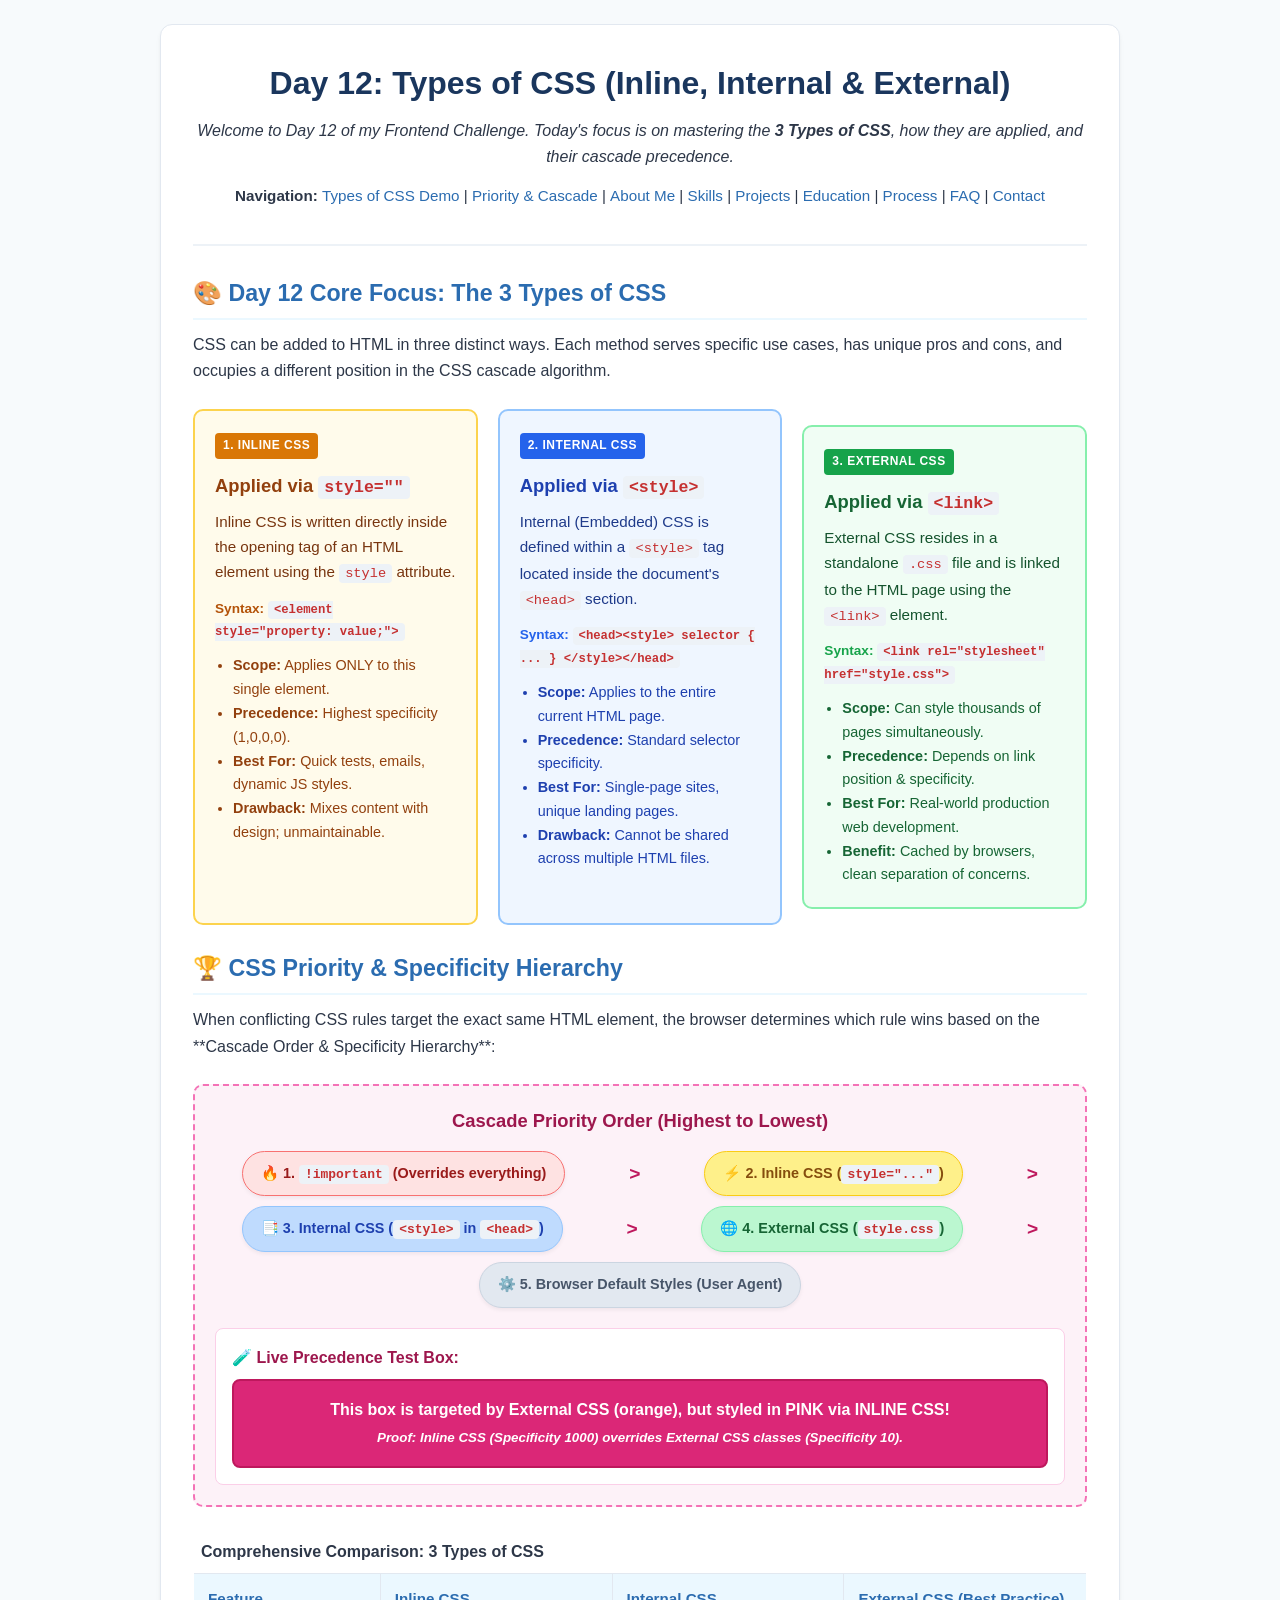
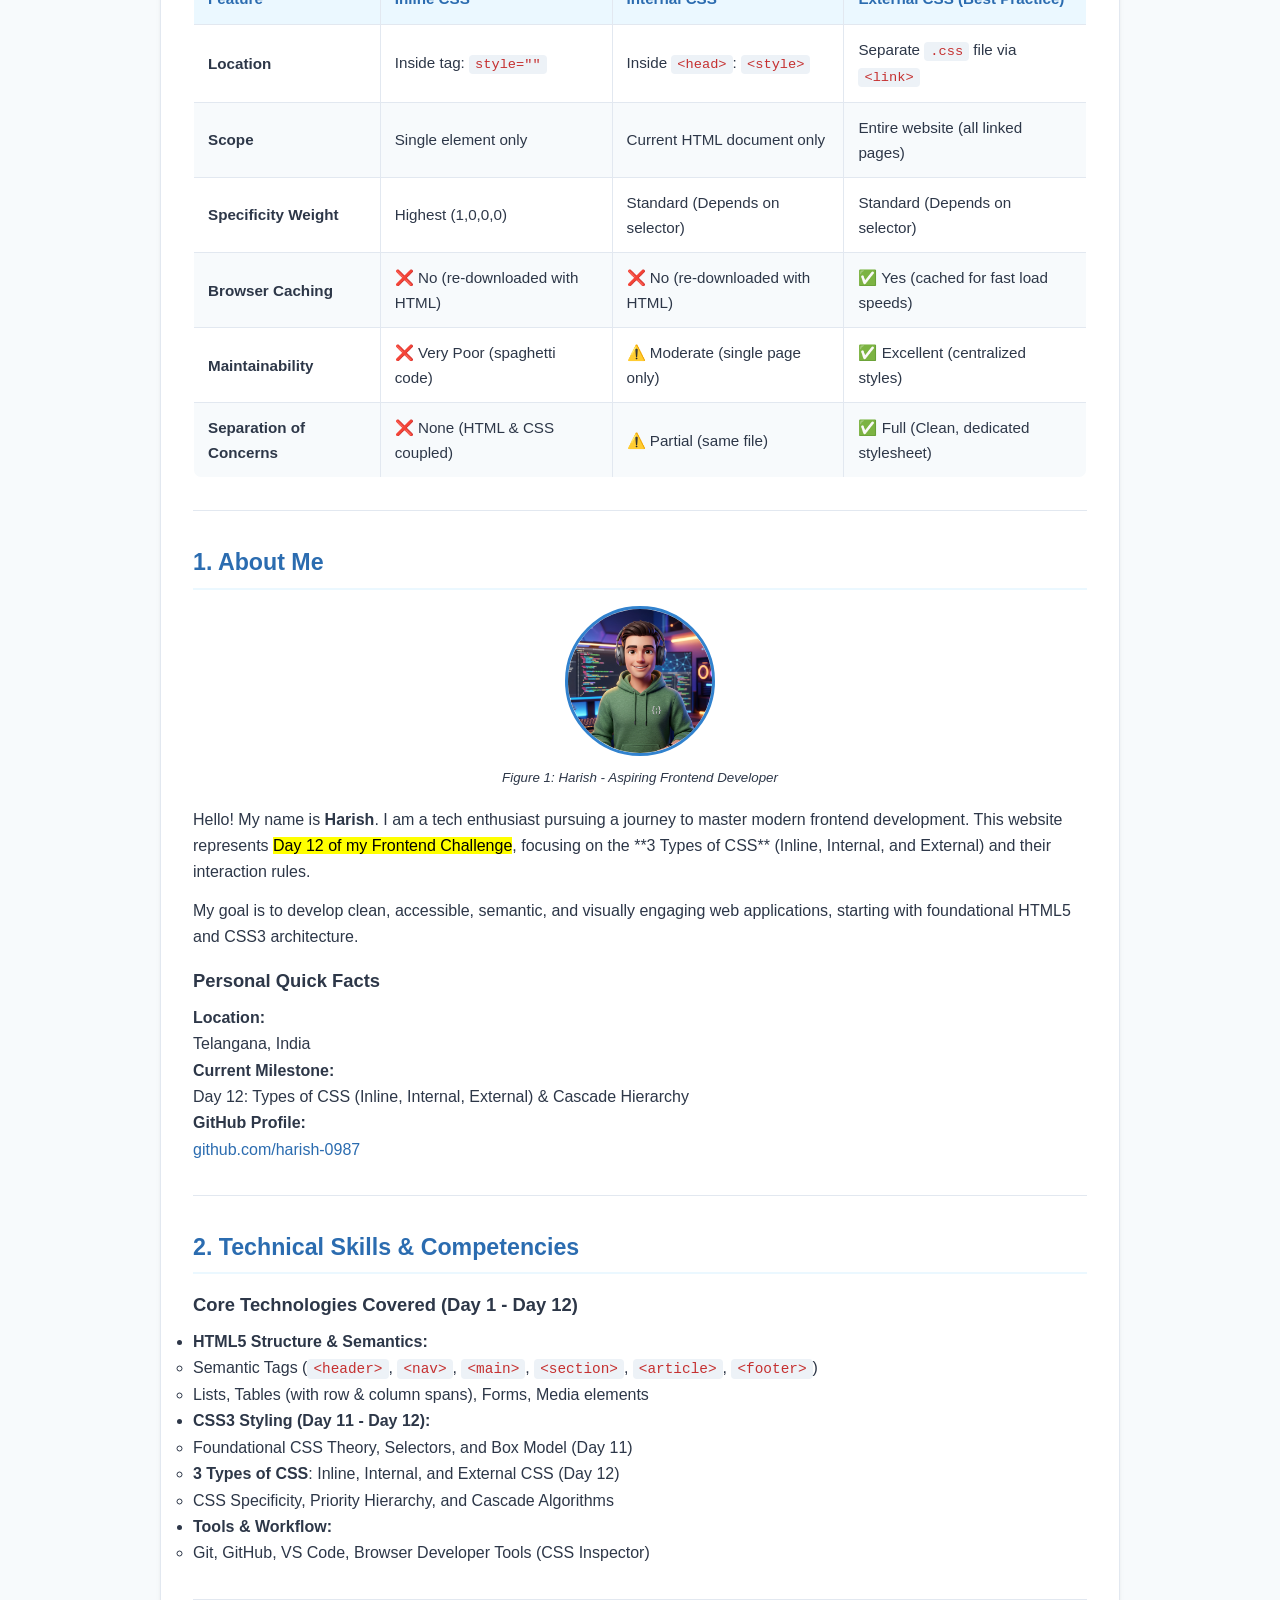
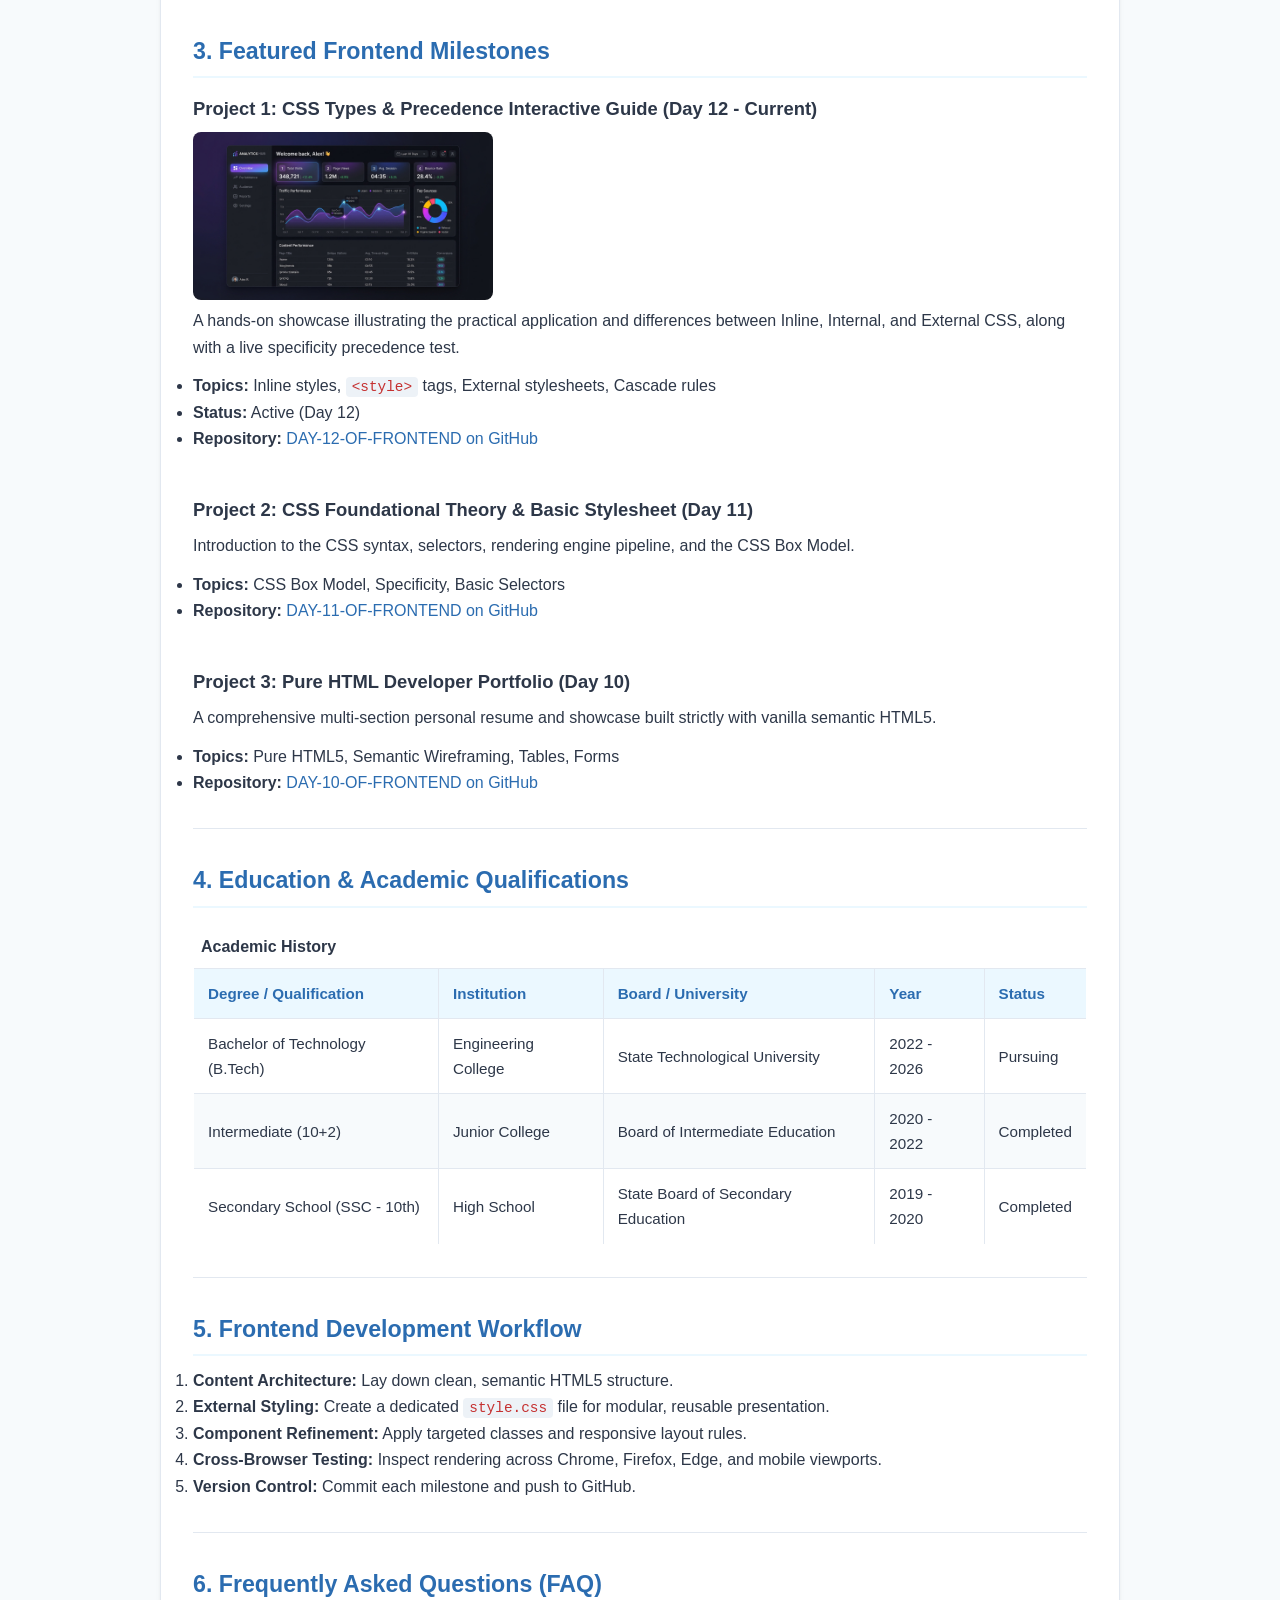
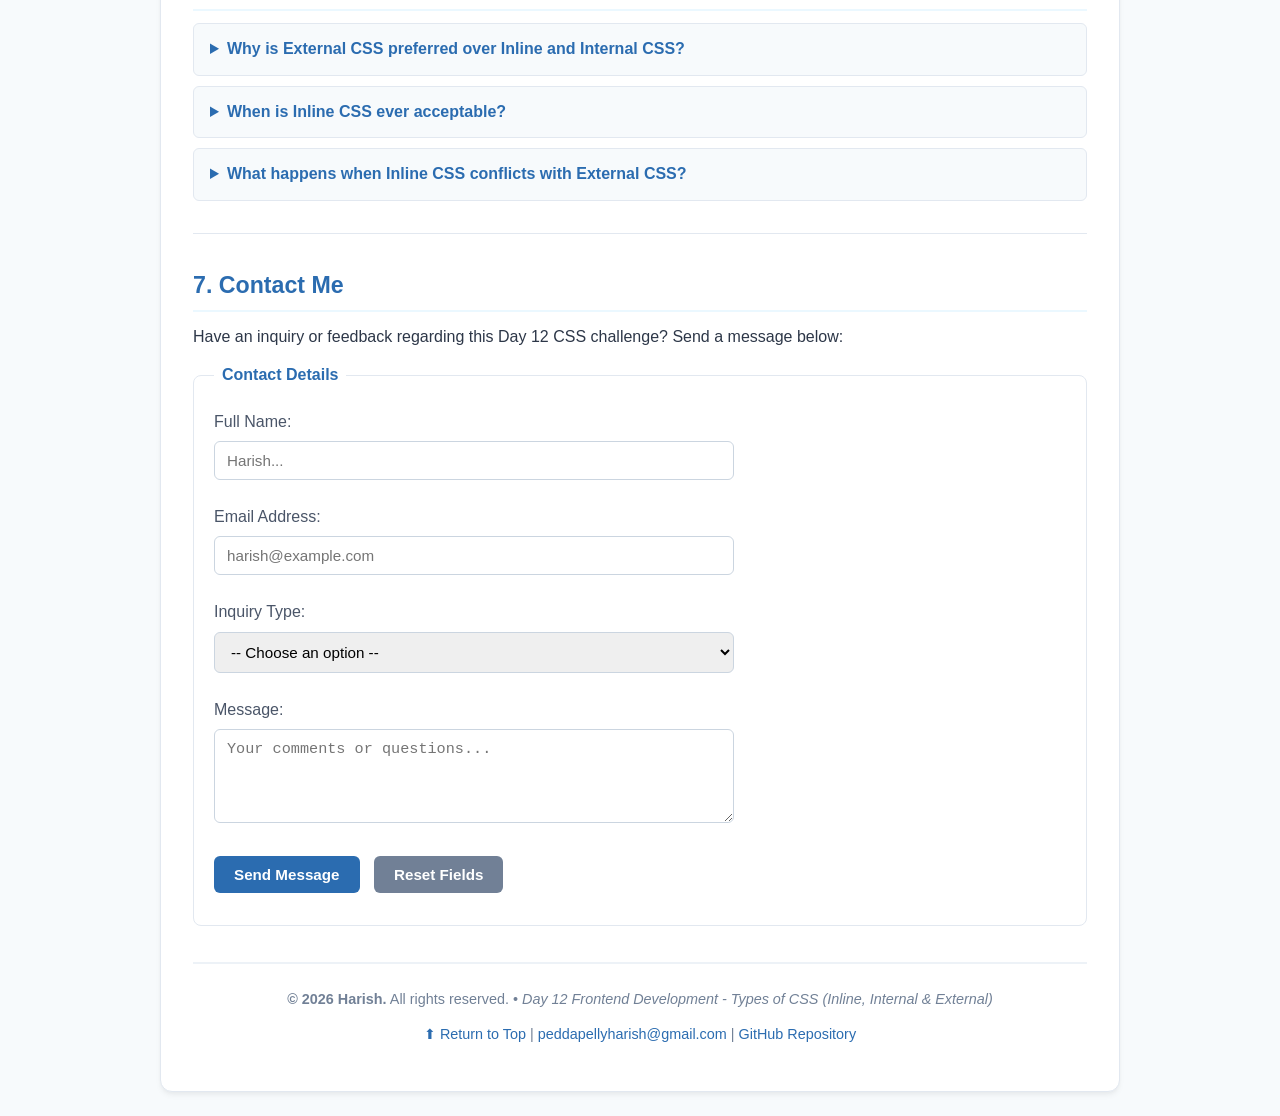
<file: index.html>
<!DOCTYPE html>
<html lang="en">
<head>
    <meta charset="UTF-8">
    <meta name="viewport" content="width=device-width, initial-scale=1.0">
    <meta name="description" content="Day 12 Frontend: Mastering the 3 Types of CSS - Inline CSS, Internal CSS, and External CSS with live demonstrations and cascade hierarchy rules.">
    <title>Harish | Day 12 Frontend - Types of CSS (Inline, Internal & External)</title>

    <!-- 1. EXTERNAL CSS: Loaded from external style.css file -->
    <link rel="stylesheet" href="style.css">

    <!-- 2. INTERNAL CSS: Defined directly within the <style> element in <head> -->
    <style>
        /* Internal CSS Styles for Day 12 Showcase Components */
        .css-types-container {
            display: grid;
            grid-template-columns: repeat(auto-fit, minmax(280px, 1fr));
            gap: 20px;
            margin: 24px 0;
        }

        .type-card {
            border-radius: 10px;
            padding: 20px;
            position: relative;
        }

        /* Specific internal styling for the Internal CSS demonstration card */
        .internal-card {
            background-color: #eff6ff;
            border: 2px solid #93c5fd;
            transition: transform 0.2s ease, box-shadow 0.2s ease;
        }

        .internal-card:hover {
            transform: translateY(-2px);
            box-shadow: 0 4px 12px rgba(59, 130, 246, 0.15);
        }

        .internal-badge {
            display: inline-block;
            background-color: #2563eb;
            color: #ffffff;
            font-size: 0.75rem;
            font-weight: 700;
            text-transform: uppercase;
            letter-spacing: 0.5px;
            padding: 3px 8px;
            border-radius: 4px;
            margin-bottom: 8px;
        }

        /* Specificity and Precedence Comparison Banner */
        .precedence-wrapper {
            background-color: #fdf2f8;
            border: 2px dashed #f472b6;
            border-radius: 10px;
            padding: 20px;
            margin: 24px 0;
        }

        .precedence-steps {
            display: flex;
            flex-wrap: wrap;
            align-items: center;
            justify-content: space-around;
            gap: 10px;
            margin-top: 14px;
            text-align: center;
        }

        .step-pill {
            padding: 10px 18px;
            border-radius: 30px;
            font-weight: 600;
            font-size: 0.9rem;
            box-shadow: 0 2px 4px rgba(0,0,0,0.06);
        }

        .pill-inline {
            background-color: #fef08a;
            color: #854d0e;
            border: 1px solid #facc15;
        }

        .pill-internal {
            background-color: #bfdbfe;
            color: #1e40af;
            border: 1px solid #93c5fd;
        }

        .pill-external {
            background-color: #bbf7d0;
            color: #166534;
            border: 1px solid #86efac;
        }

        .pill-browser {
            background-color: #e2e8f0;
            color: #475569;
            border: 1px solid #cbd5e1;
        }

        /* Conflict test element: Internal rule targeting .cascade-demo-box */
        /* Note: style.css defines orange background; this internal rule overrides it if placed after,
           or inline style="background-color: ..." overrides both! */
        .internal-override-rule {
            background-color: #dbeafe !important;
            color: #1e3a8a !important;
            border: 2px solid #3b82f6 !important;
        }
    </style>
</head>
<body>

    <div class="container">

        <!-- Header Section -->
        <header id="top">
            <h1>Day 12: Types of CSS (Inline, Internal &amp; External)</h1>
            <p>
                <em>Welcome to Day 12 of my Frontend Challenge. Today's focus is on mastering the 
                <strong>3 Types of CSS</strong>, how they are applied, and their cascade precedence.</em>
            </p>
            
            <!-- Navigation Menu -->
            <nav>
                <p>
                    <strong>Navigation:</strong>
                    <a href="#types-demo">Types of CSS Demo</a> | 
                    <a href="#precedence">Priority &amp; Cascade</a> | 
                    <a href="#about">About Me</a> | 
                    <a href="#skills">Skills</a> | 
                    <a href="#projects">Projects</a> | 
                    <a href="#education">Education</a> | 
                    <a href="#process">Process</a> | 
                    <a href="#faq">FAQ</a> | 
                    <a href="#contact">Contact</a>
                </p>
            </nav>
        </header>

        <!-- Main Content Area -->
        <main>

            <!-- ===============================================================
                 DAY 12 SHOWCASE: 3 TYPES OF CSS DEMONSTRATION
                 =============================================================== -->
            <section id="types-demo">
                <h2>🎨 Day 12 Core Focus: The 3 Types of CSS</h2>
                <p>
                    CSS can be added to HTML in three distinct ways. Each method serves specific use cases, 
                    has unique pros and cons, and occupies a different position in the CSS cascade algorithm.
                </p>

                <!-- Grid displaying all 3 Types of CSS side-by-side -->
                <div class="css-types-container">

                    <!-- TYPE 1: INLINE CSS -->
                    <!-- Notice: All styling for this card is declared directly inside style="..." -->
                    <div class="type-card" style="background-color: #fffbeb; border: 2px solid #fcd34d; transition: transform 0.2s ease, box-shadow 0.2s ease;">
                        <span style="display: inline-block; background-color: #d97706; color: #ffffff; font-size: 0.75rem; font-weight: 700; text-transform: uppercase; letter-spacing: 0.5px; padding: 3px 8px; border-radius: 4px; margin-bottom: 8px;">
                            1. Inline CSS
                        </span>
                        <h3 style="color: #92400e; margin-top: 4px;">Applied via <code>style=""</code></h3>
                        <p style="color: #78350f; font-size: 0.95rem;">
                            Inline CSS is written directly inside the opening tag of an HTML element using the <code>style</code> attribute.
                        </p>
                        <p style="font-size: 0.85rem; color: #b45309; font-weight: 600;">
                            <strong>Syntax:</strong> <code>&lt;element style="property: value;"&gt;</code>
                        </p>
                        <ul style="padding-left: 18px; font-size: 0.9rem; color: #92400e;">
                            <li><strong>Scope:</strong> Applies ONLY to this single element.</li>
                            <li><strong>Precedence:</strong> Highest specificity (1,0,0,0).</li>
                            <li><strong>Best For:</strong> Quick tests, emails, dynamic JS styles.</li>
                            <li><strong>Drawback:</strong> Mixes content with design; unmaintainable.</li>
                        </ul>
                    </div>

                    <!-- TYPE 2: INTERNAL CSS -->
                    <!-- Notice: Styled by classes (.internal-card, .internal-badge) inside <style> in <head> -->
                    <div class="type-card internal-card">
                        <span class="internal-badge">2. Internal CSS</span>
                        <h3 style="color: #1e40af; margin-top: 4px;">Applied via <code>&lt;style&gt;</code></h3>
                        <p style="color: #1e3a8a; font-size: 0.95rem;">
                            Internal (Embedded) CSS is defined within a <code>&lt;style&gt;</code> tag located inside the document's <code>&lt;head&gt;</code> section.
                        </p>
                        <p style="font-size: 0.85rem; color: #2563eb; font-weight: 600;">
                            <strong>Syntax:</strong> <code>&lt;head&gt;&lt;style&gt; selector { ... } &lt;/style&gt;&lt;/head&gt;</code>
                        </p>
                        <ul style="padding-left: 18px; font-size: 0.9rem; color: #1e40af;">
                            <li><strong>Scope:</strong> Applies to the entire current HTML page.</li>
                            <li><strong>Precedence:</strong> Standard selector specificity.</li>
                            <li><strong>Best For:</strong> Single-page sites, unique landing pages.</li>
                            <li><strong>Drawback:</strong> Cannot be shared across multiple HTML files.</li>
                        </ul>
                    </div>

                    <!-- TYPE 3: EXTERNAL CSS -->
                    <!-- Notice: Styled completely by .external-card and .external-badge inside style.css -->
                    <div class="type-card external-card">
                        <span class="external-badge">3. External CSS</span>
                        <h3 style="color: #166534; margin-top: 4px;">Applied via <code>&lt;link&gt;</code></h3>
                        <p style="color: #14532d; font-size: 0.95rem;">
                            External CSS resides in a standalone <code>.css</code> file and is linked to the HTML page using the <code>&lt;link&gt;</code> element.
                        </p>
                        <p style="font-size: 0.85rem; color: #16a34a; font-weight: 600;">
                            <strong>Syntax:</strong> <code>&lt;link rel="stylesheet" href="style.css"&gt;</code>
                        </p>
                        <ul style="padding-left: 18px; font-size: 0.9rem; color: #166534;">
                            <li><strong>Scope:</strong> Can style thousands of pages simultaneously.</li>
                            <li><strong>Precedence:</strong> Depends on link position &amp; specificity.</li>
                            <li><strong>Best For:</strong> Real-world production web development.</li>
                            <li><strong>Benefit:</strong> Cached by browsers, clean separation of concerns.</li>
                        </ul>
                    </div>

                </div>
            </section>

            <!-- ===============================================================
                 PRECEDENCE & SPECIFICITY DEMONSTRATION
                 =============================================================== -->
            <section id="precedence">
                <h2>🏆 CSS Priority &amp; Specificity Hierarchy</h2>
                <p>
                    When conflicting CSS rules target the exact same HTML element, the browser determines which 
                    rule wins based on the **Cascade Order &amp; Specificity Hierarchy**:
                </p>

                <div class="precedence-wrapper">
                    <h3 style="color: #9d174d; text-align: center; margin-top: 0;">Cascade Priority Order (Highest to Lowest)</h3>
                    
                    <div class="precedence-steps">
                        <div class="step-pill" style="background-color: #fee2e2; color: #991b1b; border: 1px solid #f87171;">
                            🔥 1. <code>!important</code> (Overrides everything)
                        </div>
                        <span style="font-size: 1.2rem; font-weight: bold; color: #be185d;">&gt;</span>
                        <div class="step-pill pill-inline">
                            ⚡ 2. Inline CSS (<code>style="..."</code>)
                        </div>
                        <span style="font-size: 1.2rem; font-weight: bold; color: #be185d;">&gt;</span>
                        <div class="step-pill pill-internal">
                            📑 3. Internal CSS (<code>&lt;style&gt;</code> in <code>&lt;head&gt;</code>)
                        </div>
                        <span style="font-size: 1.2rem; font-weight: bold; color: #be185d;">&gt;</span>
                        <div class="step-pill pill-external">
                            🌐 4. External CSS (<code>style.css</code>)
                        </div>
                        <span style="font-size: 1.2rem; font-weight: bold; color: #be185d;">&gt;</span>
                        <div class="step-pill pill-browser">
                            ⚙️ 5. Browser Default Styles (User Agent)
                        </div>
                    </div>

                    <div style="margin-top: 20px; background-color: #ffffff; padding: 16px; border-radius: 8px; border: 1px solid #fbcfe8;">
                        <h4 style="color: #9d174d; margin-bottom: 8px;">🧪 Live Precedence Test Box:</h4>
                        <!-- This box is targeted by external CSS (.cascade-demo-box: orange),
                             overridden by inline CSS style="background-color: #ec4899; color: white;" -->
                        <div class="cascade-demo-box" style="background-color: #db2777; color: #ffffff; border: 2px solid #be185d;">
                            This box is targeted by External CSS (orange), but styled in <strong>PINK</strong> via INLINE CSS!
                            <br>
                            <small><em>Proof: Inline CSS (Specificity 1000) overrides External CSS classes (Specificity 10).</em></small>
                        </div>
                    </div>
                </div>

                <!-- Comparison Table -->
                <table border="1" cellpadding="8" cellspacing="0">
                    <caption><strong>Comprehensive Comparison: 3 Types of CSS</strong></caption>
                    <thead>
                        <tr>
                            <th>Feature</th>
                            <th>Inline CSS</th>
                            <th>Internal CSS</th>
                            <th>External CSS (Best Practice)</th>
                        </tr>
                    </thead>
                    <tbody>
                        <tr>
                            <td><strong>Location</strong></td>
                            <td>Inside tag: <code>style=""</code></td>
                            <td>Inside <code>&lt;head&gt;</code>: <code>&lt;style&gt;</code></td>
                            <td>Separate <code>.css</code> file via <code>&lt;link&gt;</code></td>
                        </tr>
                        <tr>
                            <td><strong>Scope</strong></td>
                            <td>Single element only</td>
                            <td>Current HTML document only</td>
                            <td>Entire website (all linked pages)</td>
                        </tr>
                        <tr>
                            <td><strong>Specificity Weight</strong></td>
                            <td>Highest (1,0,0,0)</td>
                            <td>Standard (Depends on selector)</td>
                            <td>Standard (Depends on selector)</td>
                        </tr>
                        <tr>
                            <td><strong>Browser Caching</strong></td>
                            <td>❌ No (re-downloaded with HTML)</td>
                            <td>❌ No (re-downloaded with HTML)</td>
                            <td>✅ Yes (cached for fast load speeds)</td>
                        </tr>
                        <tr>
                            <td><strong>Maintainability</strong></td>
                            <td>❌ Very Poor (spaghetti code)</td>
                            <td>⚠️ Moderate (single page only)</td>
                            <td>✅ Excellent (centralized styles)</td>
                        </tr>
                        <tr>
                            <td><strong>Separation of Concerns</strong></td>
                            <td>❌ None (HTML &amp; CSS coupled)</td>
                            <td>⚠️ Partial (same file)</td>
                            <td>✅ Full (Clean, dedicated stylesheet)</td>
                        </tr>
                    </tbody>
                </table>
            </section>

            <hr style="margin: 32px 0; border: none; border-top: 1px solid #e2e8f0;">

            <!-- ===============================================================
                 PORTFOLIO CONTENT: ABOUT ME
                 =============================================================== -->
            <section id="about">
                <h2>1. About Me</h2>
                <figure style="text-align: center; margin: 16px 0;">
                    <img src="avatar.jpg" alt="Profile Picture of Harish" width="150" height="150" class="avatar-img">
                    <figcaption><small><em>Figure 1: Harish - Aspiring Frontend Developer</em></small></figcaption>
                </figure>

                <p>
                    Hello! My name is <strong>Harish</strong>. I am a tech enthusiast pursuing a journey to master 
                    modern frontend development. This website represents <mark>Day 12 of my Frontend Challenge</mark>, 
                    focusing on the **3 Types of CSS** (Inline, Internal, and External) and their interaction rules.
                </p>

                <p>
                    My goal is to develop clean, accessible, semantic, and visually engaging web applications, 
                    starting with foundational HTML5 and CSS3 architecture.
                </p>

                <h3>Personal Quick Facts</h3>
                <dl>
                    <dt><strong>Location:</strong></dt>
                    <dd>Telangana, India</dd>

                    <dt><strong>Current Milestone:</strong></dt>
                    <dd>Day 12: Types of CSS (Inline, Internal, External) &amp; Cascade Hierarchy</dd>

                    <dt><strong>GitHub Profile:</strong></dt>
                    <dd><a href="https://github.com/harish-0987" target="_blank">github.com/harish-0987</a></dd>
                </dl>
            </section>

            <hr style="margin: 32px 0; border: none; border-top: 1px solid #e2e8f0;">

            <!-- ===============================================================
                 SKILLS & COMPETENCIES
                 =============================================================== -->
            <section id="skills">
                <h2>2. Technical Skills &amp; Competencies</h2>

                <h3>Core Technologies Covered (Day 1 - Day 12)</h3>
                <ul>
                    <li>
                        <strong>HTML5 Structure &amp; Semantics:</strong>
                        <ul>
                            <li>Semantic Tags (<code>&lt;header&gt;</code>, <code>&lt;nav&gt;</code>, <code>&lt;main&gt;</code>, <code>&lt;section&gt;</code>, <code>&lt;article&gt;</code>, <code>&lt;footer&gt;</code>)</li>
                            <li>Lists, Tables (with row &amp; column spans), Forms, Media elements</li>
                        </ul>
                    </li>
                    <li>
                        <strong>CSS3 Styling (Day 11 - Day 12):</strong>
                        <ul>
                            <li>Foundational CSS Theory, Selectors, and Box Model (Day 11)</li>
                            <li><strong>3 Types of CSS</strong>: Inline, Internal, and External CSS (Day 12)</li>
                            <li>CSS Specificity, Priority Hierarchy, and Cascade Algorithms</li>
                        </ul>
                    </li>
                    <li>
                        <strong>Tools &amp; Workflow:</strong>
                        <ul>
                            <li>Git, GitHub, VS Code, Browser Developer Tools (CSS Inspector)</li>
                        </ul>
                    </li>
                </ul>
            </section>

            <hr style="margin: 32px 0; border: none; border-top: 1px solid #e2e8f0;">

            <!-- ===============================================================
                 FEATURED PROJECTS
                 =============================================================== -->
            <section id="projects">
                <h2>3. Featured Frontend Milestones</h2>

                <!-- Milestone 1 -->
                <article>
                    <h3>Project 1: CSS Types &amp; Precedence Interactive Guide (Day 12 - Current)</h3>
                    <img src="project-preview.jpg" alt="Preview of Day 12 Project" width="300">
                    <p>
                        A hands-on showcase illustrating the practical application and differences between Inline, 
                        Internal, and External CSS, along with a live specificity precedence test.
                    </p>
                    <ul>
                        <li><strong>Topics:</strong> Inline styles, <code>&lt;style&gt;</code> tags, External stylesheets, Cascade rules</li>
                        <li><strong>Status:</strong> Active (Day 12)</li>
                        <li><strong>Repository:</strong> <a href="https://github.com/harish-0987/DAY-12-OF-FRONTEND" target="_blank">DAY-12-OF-FRONTEND on GitHub</a></li>
                    </ul>
                </article>

                <br>

                <!-- Milestone 2 -->
                <article>
                    <h3>Project 2: CSS Foundational Theory &amp; Basic Stylesheet (Day 11)</h3>
                    <p>Introduction to the CSS syntax, selectors, rendering engine pipeline, and the CSS Box Model.</p>
                    <ul>
                        <li><strong>Topics:</strong> CSS Box Model, Specificity, Basic Selectors</li>
                        <li><strong>Repository:</strong> <a href="https://github.com/harish-0987/DAY-11-OF-FRONTEND" target="_blank">DAY-11-OF-FRONTEND on GitHub</a></li>
                    </ul>
                </article>

                <br>

                <!-- Milestone 3 -->
                <article>
                    <h3>Project 3: Pure HTML Developer Portfolio (Day 10)</h3>
                    <p>A comprehensive multi-section personal resume and showcase built strictly with vanilla semantic HTML5.</p>
                    <ul>
                        <li><strong>Topics:</strong> Pure HTML5, Semantic Wireframing, Tables, Forms</li>
                        <li><strong>Repository:</strong> <a href="https://github.com/harish-0987/DAY-10-OF-FRONTEND" target="_blank">DAY-10-OF-FRONTEND on GitHub</a></li>
                    </ul>
                </article>
            </section>

            <hr style="margin: 32px 0; border: none; border-top: 1px solid #e2e8f0;">

            <!-- ===============================================================
                 EDUCATION SECTION
                 =============================================================== -->
            <section id="education">
                <h2>4. Education &amp; Academic Qualifications</h2>
                <table border="1" cellpadding="8" cellspacing="0">
                    <caption><strong>Academic History</strong></caption>
                    <thead>
                        <tr>
                            <th>Degree / Qualification</th>
                            <th>Institution</th>
                            <th>Board / University</th>
                            <th>Year</th>
                            <th>Status</th>
                        </tr>
                    </thead>
                    <tbody>
                        <tr>
                            <td>Bachelor of Technology (B.Tech)</td>
                            <td>Engineering College</td>
                            <td>State Technological University</td>
                            <td>2022 - 2026</td>
                            <td>Pursuing</td>
                        </tr>
                        <tr>
                            <td>Intermediate (10+2)</td>
                            <td>Junior College</td>
                            <td>Board of Intermediate Education</td>
                            <td>2020 - 2022</td>
                            <td>Completed</td>
                        </tr>
                        <tr>
                            <td>Secondary School (SSC - 10th)</td>
                            <td>High School</td>
                            <td>State Board of Secondary Education</td>
                            <td>2019 - 2020</td>
                            <td>Completed</td>
                        </tr>
                    </tbody>
                </table>
            </section>

            <hr style="margin: 32px 0; border: none; border-top: 1px solid #e2e8f0;">

            <!-- ===============================================================
                 DEVELOPMENT PROCESS
                 =============================================================== -->
            <section id="process">
                <h2>5. Frontend Development Workflow</h2>
                <ol type="1">
                    <li><strong>Content Architecture:</strong> Lay down clean, semantic HTML5 structure.</li>
                    <li><strong>External Styling:</strong> Create a dedicated <code>style.css</code> file for modular, reusable presentation.</li>
                    <li><strong>Component Refinement:</strong> Apply targeted classes and responsive layout rules.</li>
                    <li><strong>Cross-Browser Testing:</strong> Inspect rendering across Chrome, Firefox, Edge, and mobile viewports.</li>
                    <li><strong>Version Control:</strong> Commit each milestone and push to GitHub.</li>
                </ol>
            </section>

            <hr style="margin: 32px 0; border: none; border-top: 1px solid #e2e8f0;">

            <!-- ===============================================================
                 FAQ SECTION
                 =============================================================== -->
            <section id="faq">
                <h2>6. Frequently Asked Questions (FAQ)</h2>

                <details>
                    <summary><strong>Why is External CSS preferred over Inline and Internal CSS?</strong></summary>
                    <p>
                        External CSS keeps presentation completely decoupled from HTML structure. It allows 
                        one stylesheet to manage the look and feel of thousands of pages, improves loading times 
                        through browser caching, and keeps code clean and maintainable.
                    </p>
                </details>

                <details>
                    <summary><strong>When is Inline CSS ever acceptable?</strong></summary>
                    <p>
                        Inline CSS is typically used for quick debugging, testing dynamic styles applied via JavaScript, 
                        or formatting HTML email templates where external stylesheets are frequently blocked by email clients.
                    </p>
                </details>

                <details>
                    <summary><strong>What happens when Inline CSS conflicts with External CSS?</strong></summary>
                    <p>
                        By default, Inline CSS wins because it has a specificity score of <code>1,0,0,0</code>, which is 
                        higher than external element or class selectors. The only way external CSS can override inline 
                        styles is by utilizing the <code>!important</code> flag.
                    </p>
                </details>
            </section>

            <hr style="margin: 32px 0; border: none; border-top: 1px solid #e2e8f0;">

            <!-- ===============================================================
                 CONTACT FORM
                 =============================================================== -->
            <section id="contact">
                <h2>7. Contact Me</h2>
                <p>Have an inquiry or feedback regarding this Day 12 CSS challenge? Send a message below:</p>

                <form action="#" method="post">
                    <fieldset>
                        <legend><strong>Contact Details</strong></legend>
                        <p>
                            <label for="fullname">Full Name:</label><br>
                            <input type="text" id="fullname" name="fullname" placeholder="Harish..." required>
                        </p>
                        <p>
                            <label for="email">Email Address:</label><br>
                            <input type="email" id="email" name="email" placeholder="harish@example.com" required>
                        </p>
                        <p>
                            <label for="topic">Inquiry Type:</label><br>
                            <select id="topic" name="topic" required>
                                <option value="">-- Choose an option --</option>
                                <option value="css-questions">CSS Types &amp; Precedence Inquiry</option>
                                <option value="collaboration">Project Collaboration</option>
                                <option value="general">General Feedback</option>
                            </select>
                        </p>
                        <p>
                            <label for="message">Message:</label><br>
                            <textarea id="message" name="message" rows="4" placeholder="Your comments or questions..." required></textarea>
                        </p>
                        <p>
                            <input type="submit" value="Send Message">
                            <input type="reset" value="Reset Fields">
                        </p>
                    </fieldset>
                </form>
            </section>

        </main>

        <!-- Footer Section -->
        <footer>
            <p>
                <strong>&copy; 2026 Harish.</strong> All rights reserved. &bull; 
                <em>Day 12 Frontend Development - Types of CSS (Inline, Internal &amp; External)</em>
            </p>
            <p>
                <a href="#top">⬆ Return to Top</a> | 
                <a href="mailto:peddapellyharish@gmail.com">peddapellyharish@gmail.com</a> | 
                <a href="https://github.com/harish-0987/DAY-12-OF-FRONTEND" target="_blank">GitHub Repository</a>
            </p>
        </footer>

    </div>

</body>
</html>
</file>
<file: style.css>
/* ==========================================================================
   DAY 12 OF FRONTEND: TYPES OF CSS (EXTERNAL STYLESHEET)
   File: style.css
   Author: Harish (harish-0987)
   Description: External CSS stylesheet demonstrating global, reusable, 
                and maintainable styling rules for HTML elements.
   ========================================================================== */

/* --------------------------------------------------------------------------
   1. Universal Reset & Box-Sizing
   -------------------------------------------------------------------------- */
* {
    box-sizing: border-box;
    margin: 0;
    padding: 0;
}

/* --------------------------------------------------------------------------
   2. Global Typography & Page Layout
   -------------------------------------------------------------------------- */
body {
    font-family: 'Segoe UI', -apple-system, BlinkMacSystemFont, Roboto, Oxygen, Ubuntu, Cantarell, sans-serif;
    line-height: 1.65;
    color: #2d3748;
    background-color: #f7fafc;
    padding: 24px 16px;
}

.container {
    max-width: 960px;
    margin: 0 auto;
    background-color: #ffffff;
    border: 1px solid #e2e8f0;
    border-radius: 12px;
    padding: 32px;
    box-shadow: 0 4px 6px -1px rgba(0, 0, 0, 0.05), 0 2px 4px -1px rgba(0, 0, 0, 0.03);
}

/* --------------------------------------------------------------------------
   3. Header, Headings & Navigation
   -------------------------------------------------------------------------- */
header {
    text-align: center;
    padding-bottom: 24px;
    border-bottom: 2px solid #edf2f7;
    margin-bottom: 28px;
}

h1 {
    font-size: 2rem;
    color: #1a365d;
    margin-bottom: 8px;
}

h2 {
    font-size: 1.45rem;
    color: #2b6cb0;
    margin-top: 24px;
    margin-bottom: 12px;
    padding-bottom: 6px;
    border-bottom: 2px solid #ebf8ff;
}

h3 {
    font-size: 1.15rem;
    color: #2d3748;
    margin-top: 16px;
    margin-bottom: 8px;
}

p {
    margin-bottom: 12px;
}

/* Navigation Links */
nav p {
    font-size: 0.95rem;
    margin-top: 12px;
}

a {
    color: #2b6cb0;
    text-decoration: none;
    font-weight: 500;
    transition: color 0.2s ease, text-decoration 0.2s ease;
}

a:hover {
    color: #1a365d;
    text-decoration: underline;
}

/* --------------------------------------------------------------------------
   4. External CSS Showcase Card (Used in Day 12 Demonstration)
   -------------------------------------------------------------------------- */
.external-card {
    background-color: #f0fdf4;
    border: 2px solid #86efac;
    border-radius: 8px;
    padding: 16px 20px;
    margin: 16px 0;
    transition: transform 0.2s ease, box-shadow 0.2s ease;
}

.external-card:hover {
    transform: translateY(-2px);
    box-shadow: 0 4px 12px rgba(34, 197, 94, 0.15);
}

.external-badge {
    display: inline-block;
    background-color: #16a34a;
    color: #ffffff;
    font-size: 0.75rem;
    font-weight: 700;
    text-transform: uppercase;
    letter-spacing: 0.5px;
    padding: 3px 8px;
    border-radius: 4px;
    margin-bottom: 8px;
}

/* --------------------------------------------------------------------------
   5. Conflict & Precedence Experiment Rule (External Source)
   -------------------------------------------------------------------------- */
.cascade-demo-box {
    background-color: #fed7aa; /* Orange (will be overridden by internal or inline) */
    color: #7c2d12;
    border: 2px solid #fb923c;
    padding: 16px;
    border-radius: 8px;
    font-weight: bold;
    text-align: center;
}

/* --------------------------------------------------------------------------
   6. Images & Media
   -------------------------------------------------------------------------- */
img {
    max-width: 100%;
    height: auto;
    border-radius: 8px;
}

.avatar-img {
    border-radius: 50%;
    border: 3px solid #3182ce;
    display: inline-block;
}

/* --------------------------------------------------------------------------
   7. Tables (External Styling)
   -------------------------------------------------------------------------- */
table {
    width: 100%;
    border-collapse: collapse;
    margin: 18px 0;
    background-color: #ffffff;
    font-size: 0.95rem;
    border-radius: 8px;
    overflow: hidden;
    border: 1px solid #e2e8f0;
}

caption {
    font-weight: bold;
    font-size: 1rem;
    padding: 8px;
    color: #2d3748;
    text-align: left;
}

th, td {
    padding: 12px 14px;
    border-bottom: 1px solid #e2e8f0;
    text-align: left;
}

th {
    background-color: #ebf8ff;
    color: #2b6cb0;
    font-weight: 600;
}

tr:nth-child(even) td {
    background-color: #f7fafc;
}

tr:hover td {
    background-color: #f0f7ff;
}

/* --------------------------------------------------------------------------
   8. Form Controls (External Styling)
   -------------------------------------------------------------------------- */
fieldset {
    border: 1px solid #e2e8f0;
    border-radius: 8px;
    padding: 20px;
    margin-bottom: 18px;
    background-color: #ffffff;
}

legend {
    padding: 0 8px;
    color: #2b6cb0;
    font-weight: 600;
}

label {
    font-weight: 500;
    color: #4a5568;
}

input[type="text"],
input[type="email"],
input[type="tel"],
select,
textarea {
    width: 100%;
    max-width: 520px;
    padding: 10px 12px;
    margin-top: 6px;
    margin-bottom: 12px;
    border: 1px solid #cbd5e0;
    border-radius: 6px;
    font-size: 0.95rem;
    transition: border-color 0.2s ease, box-shadow 0.2s ease;
}

input[type="text"]:focus,
input[type="email"]:focus,
input[type="tel"]:focus,
select:focus,
textarea:focus {
    border-color: #3182ce;
    outline: none;
    box-shadow: 0 0 0 3px rgba(66, 153, 225, 0.2);
}

input[type="submit"],
input[type="reset"] {
    padding: 10px 20px;
    margin-right: 10px;
    border: none;
    border-radius: 6px;
    font-size: 0.95rem;
    font-weight: 600;
    cursor: pointer;
    transition: background-color 0.2s ease, transform 0.1s ease;
}

input[type="submit"] {
    background-color: #2b6cb0;
    color: #ffffff;
}

input[type="submit"]:hover {
    background-color: #2c5282;
}

input[type="reset"] {
    background-color: #718096;
    color: #ffffff;
}

input[type="reset"]:hover {
    background-color: #4a5568;
}

/* --------------------------------------------------------------------------
   9. Code Snippets & Details/Summary
   -------------------------------------------------------------------------- */
code {
    font-family: 'Consolas', 'Monaco', 'Courier New', monospace;
    background-color: #edf2f7;
    color: #c53030;
    padding: 2px 6px;
    border-radius: 4px;
    font-size: 0.9em;
}

pre {
    background-color: #1a202c;
    color: #e2e8f0;
    padding: 12px 16px;
    border-radius: 6px;
    overflow-x: auto;
    font-size: 0.9rem;
    margin: 10px 0;
}

details {
    background-color: #f7fafc;
    border: 1px solid #e2e8f0;
    border-radius: 6px;
    padding: 12px 16px;
    margin-bottom: 10px;
}

summary {
    cursor: pointer;
    color: #2b6cb0;
}

summary:hover {
    color: #1a365d;
}

/* --------------------------------------------------------------------------
   10. Footer Section
   -------------------------------------------------------------------------- */
footer {
    text-align: center;
    padding-top: 24px;
    margin-top: 36px;
    border-top: 2px solid #edf2f7;
    font-size: 0.9rem;
    color: #718096;
}
</file>
